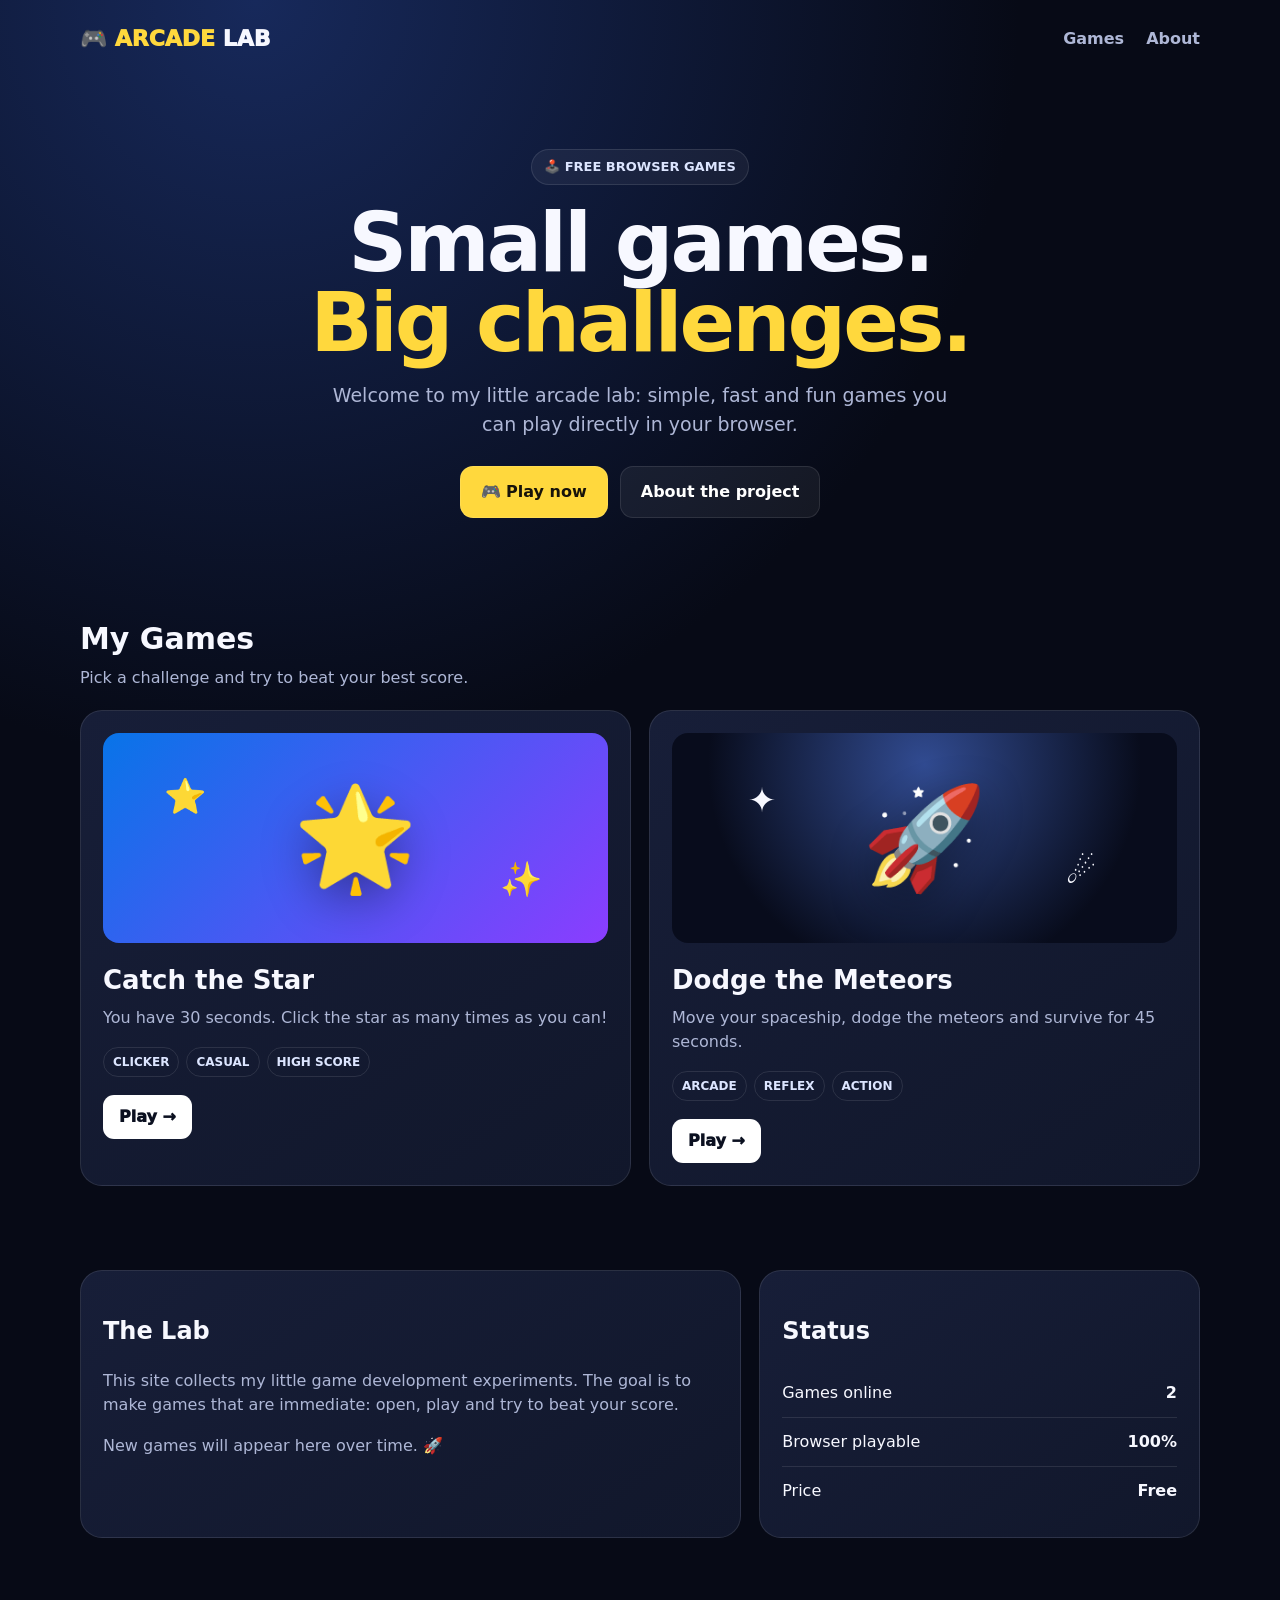
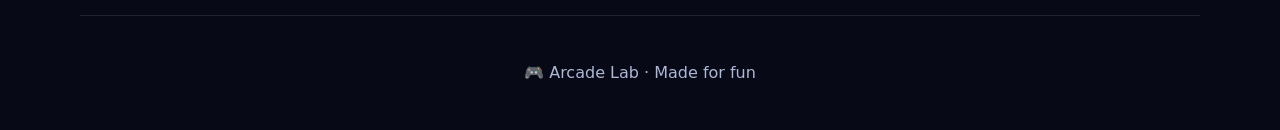
<file: site/index.html>
<!doctype html>
<html lang="en">
<head>
<meta charset="utf-8">
<meta name="viewport" content="width=device-width,initial-scale=1">
<meta name="description" content="Arcade Lab — free browser games.">
<title>Arcade Lab — Browser Games</title>
<style>
:root{--bg:#070a16;--panel:#11172b;--panel2:#171e38;--text:#f7f8ff;--muted:#aeb7d6;--yellow:#ffd83d;--line:rgba(255,255,255,.1)}
*{box-sizing:border-box}html{scroll-behavior:smooth}body{margin:0;background:radial-gradient(circle at 20% 0%,#17295b 0,#070a16 38%),var(--bg);color:var(--text);font-family:Inter,system-ui,-apple-system,Segoe UI,sans-serif;line-height:1.5}.container{width:min(1120px,92vw);margin:auto}
nav{display:flex;justify-content:space-between;align-items:center;padding:22px 0}.logo{font-weight:950;font-size:22px}.logo span{color:var(--yellow)}nav a{color:var(--muted);text-decoration:none;margin-left:22px;font-weight:700}nav a:hover{color:#fff}
.hero{padding:72px 0 56px;text-align:center}.badge{display:inline-block;padding:7px 12px;border:1px solid var(--line);background:rgba(255,255,255,.05);border-radius:999px;color:#dce5ff;font-weight:800;font-size:13px}.hero h1{font-size:clamp(42px,8vw,82px);line-height:.98;margin:18px auto;max-width:850px;letter-spacing:-3px}.hero h1 span{color:var(--yellow)}.hero p{max-width:650px;margin:0 auto;color:var(--muted);font-size:19px}.hero-actions{margin-top:28px;display:flex;gap:12px;justify-content:center;flex-wrap:wrap}.btn{display:inline-block;text-decoration:none;padding:13px 20px;border-radius:13px;font-weight:900;border:1px solid var(--line)}.primary{background:var(--yellow);color:#17130a}.secondary{color:#fff;background:rgba(255,255,255,.06)}
section{padding:42px 0}.section-head{margin-bottom:20px}.section-head h2{margin:0;font-size:30px}.section-head p{margin:5px 0 0;color:var(--muted)}.games{display:grid;grid-template-columns:repeat(2,minmax(0,1fr));gap:18px}.card{background:linear-gradient(145deg,var(--panel2),var(--panel));border:1px solid var(--line);border-radius:22px;padding:22px;overflow:hidden}.art{height:210px;border-radius:16px;display:flex;align-items:center;justify-content:center;position:relative;overflow:hidden;margin-bottom:18px}.starart{background:radial-gradient(circle,#ffe96b 0 7%,transparent 8%),linear-gradient(135deg,#0874e8,#8b3dff)}.rocketart{background:radial-gradient(circle at 50% 15%,#314b91,#080c1c 70%)}.art .emoji{font-size:100px;filter:drop-shadow(0 15px 22px rgba(0,0,0,.35))}.art .small{position:absolute;font-size:34px}.card h3{font-size:26px;margin:0 0 6px}.card p{color:var(--muted);margin:0 0 17px}.tags{display:flex;gap:7px;flex-wrap:wrap;margin-bottom:18px}.tag{font-size:12px;font-weight:800;color:#dce5ff;border:1px solid var(--line);padding:5px 9px;border-radius:999px}.play{display:inline-block;text-decoration:none;background:#fff;color:#0b1020;padding:10px 16px;border-radius:11px;font-weight:950}.about{display:grid;grid-template-columns:1.2fr .8fr;gap:18px}.about .card{height:100%}.stat{display:flex;justify-content:space-between;border-bottom:1px solid var(--line);padding:12px 0}.stat:last-child{border:0}.muted{color:var(--muted)}footer{padding:45px 0;color:var(--muted);text-align:center;border-top:1px solid var(--line);margin-top:35px}
@media(max-width:720px){nav{padding:17px 0}nav div:last-child{display:none}.hero{padding-top:48px}.games,.about{grid-template-columns:1fr}.art{height:180px}.hero h1{letter-spacing:-2px}}
</style>
</head>
<body>
<div class="container">
<nav><div class="logo">🎮 <span>ARCADE</span> LAB</div><div><a href="#games">Games</a><a href="#about">About</a></div></nav>
<header class="hero"><div class="badge">🕹️ FREE BROWSER GAMES</div><h1>Small games.<br><span>Big challenges.</span></h1><p>Welcome to my little arcade lab: simple, fast and fun games you can play directly in your browser.</p><div class="hero-actions"><a class="btn primary" href="#games">🎮 Play now</a><a class="btn secondary" href="#about">About the project</a></div></header>
<section id="games"><div class="section-head"><h2>My Games</h2><p>Pick a challenge and try to beat your best score.</p></div><div class="games">
<article class="card"><div class="art starart"><span class="small" style="left:12%;top:18%">⭐</span><span class="emoji">🌟</span><span class="small" style="right:13%;bottom:18%">✨</span></div><h3>Catch the Star</h3><p>You have 30 seconds. Click the star as many times as you can!</p><div class="tags"><span class="tag">CLICKER</span><span class="tag">CASUAL</span><span class="tag">HIGH SCORE</span></div><a class="play" href="game.html">Play →</a></article>
<article class="card"><div class="art rocketart"><span class="small" style="left:15%;top:20%">✦</span><span class="emoji">🚀</span><span class="small" style="right:16%;bottom:22%">☄️</span></div><h3>Dodge the Meteors</h3><p>Move your spaceship, dodge the meteors and survive for 45 seconds.</p><div class="tags"><span class="tag">ARCADE</span><span class="tag">REFLEX</span><span class="tag">ACTION</span></div><a class="play" href="meteoriti.html">Play →</a></article>
</div></section>
<section id="about"><div class="about"><div class="card"><h2>The Lab</h2><p class="muted">This site collects my little game development experiments. The goal is to make games that are immediate: open, play and try to beat your score.</p><p class="muted">New games will appear here over time. 🚀</p></div><div class="card"><h2>Status</h2><div class="stat"><span>Games online</span><b>2</b></div><div class="stat"><span>Browser playable</span><b>100%</b></div><div class="stat"><span>Price</span><b>Free</b></div></div></div></section>
<footer>🎮 Arcade Lab · Made for fun</footer>
</div>
</body></html>
</file>
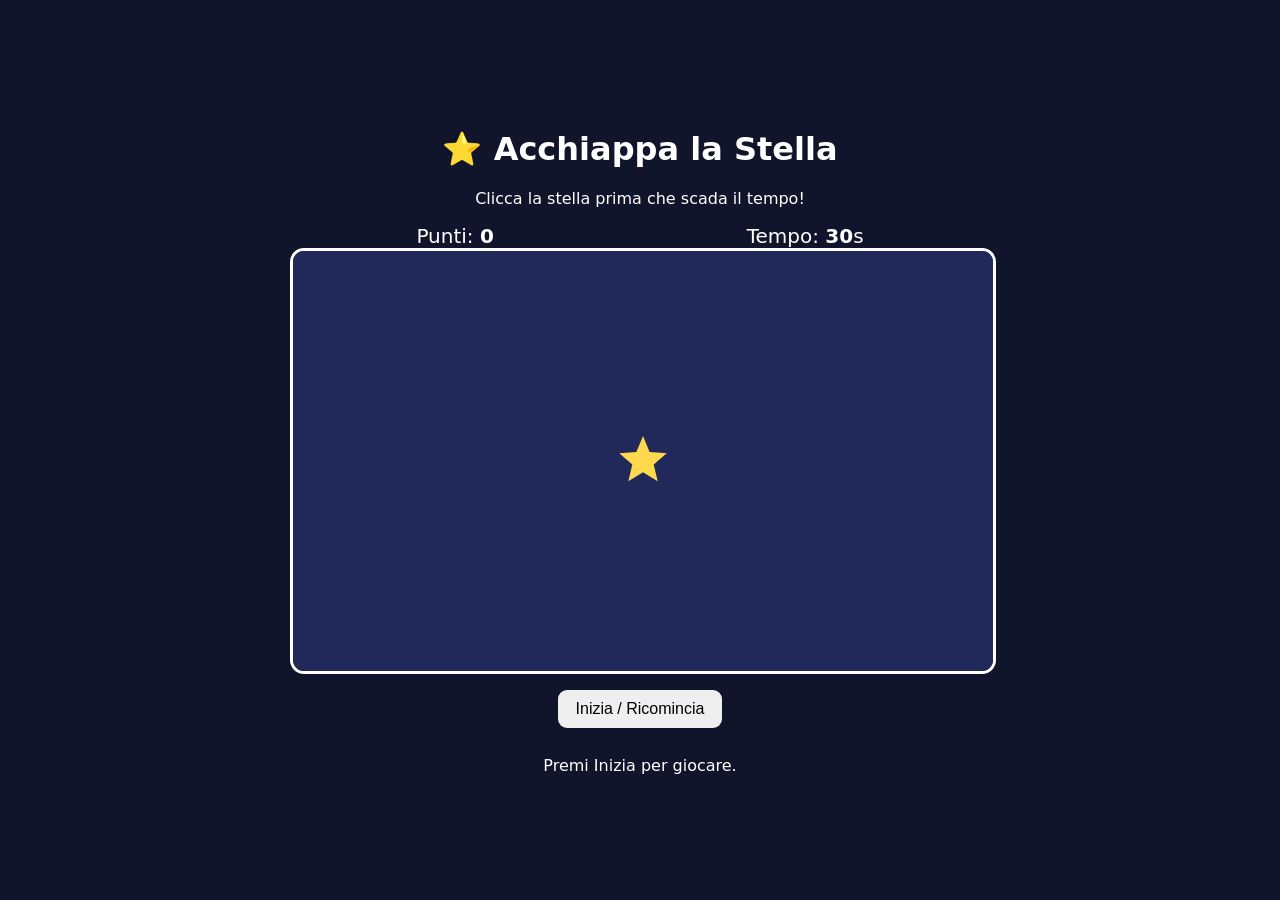
<file: game.html>
<!doctype html>
<html lang="it"><head><meta charset="utf-8"><meta name="viewport" content="width=device-width,initial-scale=1"><title>Acchiappa la Stella</title><style>body{margin:0;font-family:system-ui,sans-serif;background:#10152b;color:#fff;display:grid;place-items:center;min-height:100vh}main{text-align:center;width:min(92vw,700px)}canvas{width:100%;border:3px solid #fff;border-radius:14px;background:#182044;cursor:crosshair}.stats{display:flex;justify-content:space-around;font-size:20px}button{margin:12px;padding:10px 18px;border:0;border-radius:9px;font-size:16px}</style></head><body><main><h1>⭐ Acchiappa la Stella</h1><p>Clicca la stella prima che scada il tempo!</p><div class="stats"><span>Punti: <b id="score">0</b></span><span>Tempo: <b id="time">30</b>s</span></div><canvas id="game" width="700" height="420"></canvas><br><button id="start">Inizia / Ricomincia</button><p id="msg">Premi Inizia per giocare.</p></main><script>const c=document.querySelector('#game'),x=c.getContext('2d');let score=0,time=30,star={x:350,y:210,r:25},timer,running=false;function place(){star.x=35+Math.random()*(c.width-70);star.y=35+Math.random()*(c.height-70)}function draw(){x.clearRect(0,0,c.width,c.height);x.fillStyle='#20295a';x.fillRect(0,0,c.width,c.height);x.fillStyle='#ffd84d';x.beginPath();for(let i=0;i<10;i++){let a=-Math.PI/2+i*Math.PI/5,r=i%2?star.r*.45:star.r;x.lineTo(star.x+Math.cos(a)*r,star.y+Math.sin(a)*r)}x.closePath();x.fill()}function update(){scoreEl.textContent=score;timeEl.textContent=time}const scoreEl=document.querySelector('#score'),timeEl=document.querySelector('#time');function end(){running=false;clearInterval(timer);document.querySelector('#msg').textContent=`Fine! Hai fatto ${score} punti.`}c.onclick=e=>{if(!running)return;let r=c.getBoundingClientRect(),mx=(e.clientX-r.left)*c.width/r.width,my=(e.clientY-r.top)*c.height/r.height;if(Math.hypot(mx-star.x,my-star.y)<=star.r){score++;place();draw();update()}};document.querySelector('#start').onclick=()=>{score=0;time=30;running=true;place();update();document.querySelector('#msg').textContent='Vai!';draw();clearInterval(timer);timer=setInterval(()=>{time--;update();if(time<=0)end()},1000)};draw();</script></body></html>
</file>
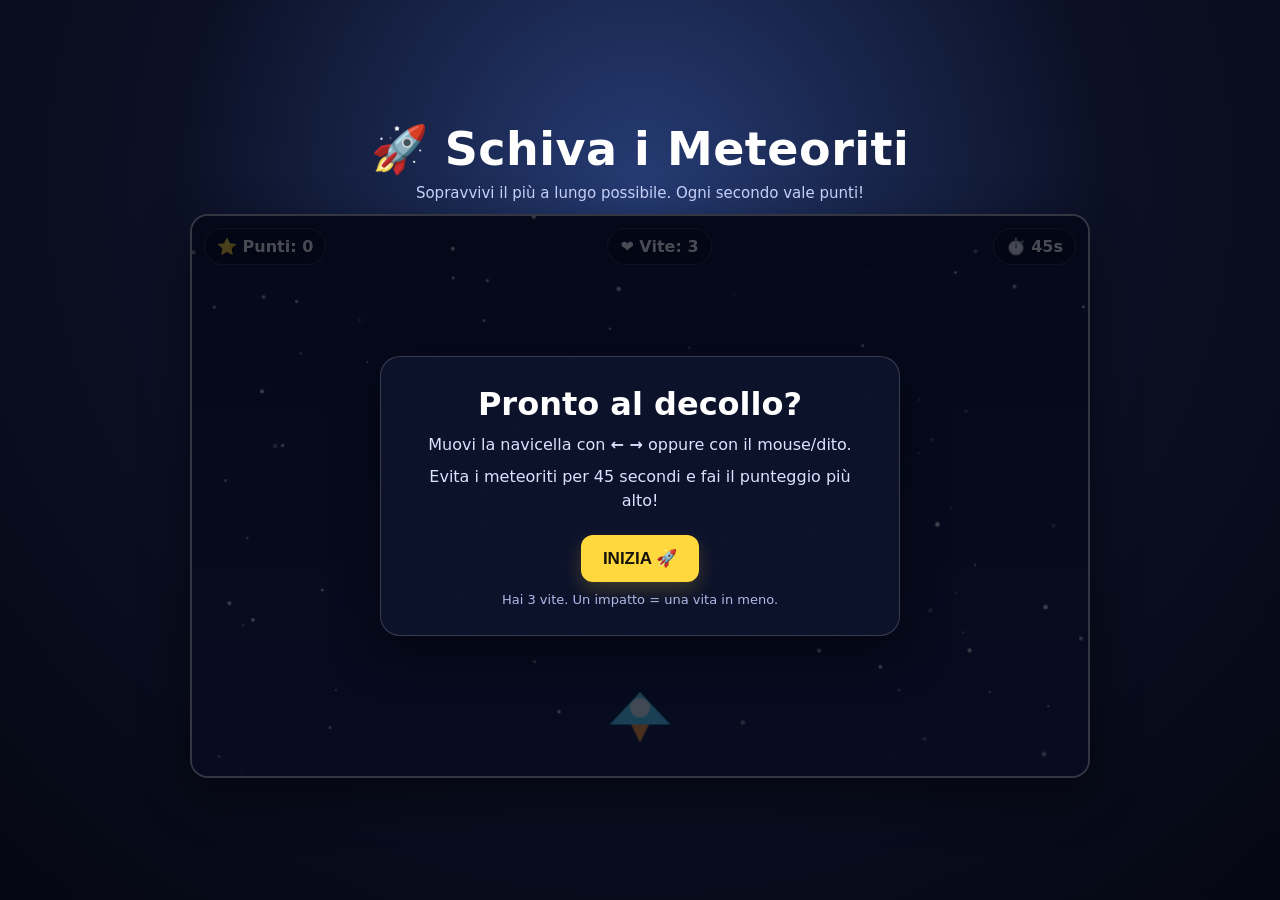
<file: meteoriti.html>
<!doctype html>
<html lang="it">
<head>
<meta charset="utf-8">
<meta name="viewport" content="width=device-width,initial-scale=1">
<title>Schiva i Meteoriti</title>
<style>
  *{box-sizing:border-box}
  body{margin:0;min-height:100vh;display:flex;align-items:center;justify-content:center;background:radial-gradient(circle at 50% 20%,#263b73 0,#0b1025 48%,#050712 100%);font-family:system-ui,-apple-system,Segoe UI,sans-serif;color:#fff;overflow:hidden}
  .wrap{width:min(94vw,900px);text-align:center}
  h1{margin:0 0 8px;font-size:clamp(28px,5vw,46px);letter-spacing:.5px}
  .sub{margin:0 0 12px;color:#cbd5ff;font-size:15px}
  .gamebox{position:relative;border:2px solid rgba(255,255,255,.18);border-radius:18px;overflow:hidden;box-shadow:0 18px 50px rgba(0,0,0,.45);background:#070b18}
  canvas{display:block;width:100%;height:auto;touch-action:none;cursor:crosshair}
  .hud{position:absolute;top:12px;left:12px;right:12px;display:flex;justify-content:space-between;pointer-events:none;font-weight:800;text-shadow:0 2px 5px #000}
  .pill{padding:8px 12px;border-radius:999px;background:rgba(4,7,18,.55);border:1px solid rgba(255,255,255,.16);backdrop-filter:blur(5px)}
  .overlay{position:absolute;inset:0;display:flex;align-items:center;justify-content:center;background:rgba(3,6,18,.72);padding:20px}
  .card{max-width:520px;background:rgba(13,19,45,.95);border:1px solid rgba(255,255,255,.18);border-radius:20px;padding:28px;box-shadow:0 15px 45px rgba(0,0,0,.5)}
  .card h2{margin:0 0 10px;font-size:32px}
  .card p{margin:8px 0;color:#dbe2ff;line-height:1.5}
  button{border:0;border-radius:12px;padding:13px 22px;margin-top:14px;background:#ffd83d;color:#17130a;font-size:17px;font-weight:900;cursor:pointer;box-shadow:0 8px 18px rgba(255,216,61,.2)}
  button:hover{transform:translateY(-1px)}
  .hint{margin-top:10px;color:#aeb9e8;font-size:13px}
</style>
</head>
<body>
<div class="wrap">
  <h1>🚀 Schiva i Meteoriti</h1>
  <p class="sub">Sopravvivi il più a lungo possibile. Ogni secondo vale punti!</p>
  <div class="gamebox">
    <canvas id="game" width="800" height="500" aria-label="Gioco Schiva i Meteoriti"></canvas>
    <div class="hud">
      <div class="pill">⭐ Punti: <span id="score">0</span></div>
      <div class="pill">❤️ Vite: <span id="lives">3</span></div>
      <div class="pill">⏱️ <span id="time">45</span>s</div>
    </div>
    <div class="overlay" id="overlay">
      <div class="card">
        <h2>Pronto al decollo?</h2>
        <p>Muovi la navicella con <b>← →</b> oppure con il mouse/dito.</p>
        <p>Evita i meteoriti per 45 secondi e fai il punteggio più alto!</p>
        <button id="start">INIZIA 🚀</button>
        <div class="hint">Hai 3 vite. Un impatto = una vita in meno.</div>
      </div>
    </div>
  </div>
</div>
<script>
(() => {
  const c=document.getElementById('game'),ctx=c.getContext('2d');
  const W=c.width,H=c.height;
  const scoreEl=document.getElementById('score'), livesEl=document.getElementById('lives'), timeEl=document.getElementById('time');
  const overlay=document.getElementById('overlay'), startBtn=document.getElementById('start');
  let ship,rocks,stars,score,lives,timeLeft,running,last,spawnTimer,keys={},pointerX=null,invuln=0;

  function reset(){
    ship={x:W/2,y:H-58,w:54,h:28,speed:7}; rocks=[]; score=0; lives=3; timeLeft=45; spawnTimer=0; invuln=0;
    stars=Array.from({length:95},()=>({x:Math.random()*W,y:Math.random()*H,r:Math.random()*1.8+.3,a:Math.random()*.8+.2}));
    updateHud();
  }
  function updateHud(){scoreEl.textContent=Math.floor(score);livesEl.textContent=lives;timeEl.textContent=Math.ceil(timeLeft)}
  function start(){reset();running=true;overlay.style.display='none';last=performance.now();requestAnimationFrame(loop)}
  function end(win){running=false;overlay.style.display='flex';overlay.querySelector('h2').textContent=win?'Missione compiuta! 🎉':'Meteorite colpito! 💥';overlay.querySelector('p').innerHTML=`Punteggio finale: <b>${Math.floor(score)}</b>`;overlay.querySelectorAll('p')[1].textContent=win?'Hai resistito per 45 secondi!':'Prova a battere il tuo record.';startBtn.textContent='GIOCA ANCORA 🚀'}
  function spawn(){
    const r=12+Math.random()*20;
    rocks.push({x:r+Math.random()*(W-r*2),y:-r,r,vy:2.3+Math.random()*2.4+Math.min(score/900,2),vx:(Math.random()-.5)*1.1,rot:Math.random()*6.28,spin:(Math.random()-.5)*.08});
  }
  function hit(a,b){return Math.abs(a.x-b.x)<a.w/2+b.r*.72 && Math.abs(a.y-b.y)<a.h/2+b.r*.72}
  function drawShip(){
    ctx.save();ctx.translate(ship.x,ship.y);ctx.globalAlpha=invuln>0 && Math.floor(invuln*12)%2?0.35:1;
    ctx.fillStyle='#54d7ff';ctx.beginPath();ctx.moveTo(-ship.w/2,12);ctx.lineTo(0,-17);ctx.lineTo(ship.w/2,12);ctx.closePath();ctx.fill();
    ctx.fillStyle='#dff8ff';ctx.beginPath();ctx.arc(0,-3,9,0,Math.PI*2);ctx.fill();
    ctx.fillStyle='#ff9d3d';ctx.beginPath();ctx.moveTo(-8,12);ctx.lineTo(0,28);ctx.lineTo(8,12);ctx.closePath();ctx.fill();ctx.restore();
  }
  function drawRock(r){
    ctx.save();ctx.translate(r.x,r.y);ctx.rotate(r.rot);ctx.fillStyle='#9b765c';ctx.beginPath();
    for(let i=0;i<9;i++){const a=i*Math.PI*2/9,rr=r.r*(.78+Math.random()*.35);ctx.lineTo(Math.cos(a)*rr,Math.sin(a)*rr)}ctx.closePath();ctx.fill();
    ctx.fillStyle='rgba(60,35,25,.35)';ctx.beginPath();ctx.arc(-r.r*.25,-r.r*.15,r.r*.2,0,7);ctx.arc(r.r*.25,r.r*.2,r.r*.14,0,7);ctx.fill();ctx.restore();
  }
  function draw(){
    const g=ctx.createLinearGradient(0,0,0,H);g.addColorStop(0,'#0a1230');g.addColorStop(1,'#121d45');ctx.fillStyle=g;ctx.fillRect(0,0,W,H);
    for(const s of stars){ctx.globalAlpha=s.a;ctx.fillStyle='#fff';ctx.beginPath();ctx.arc(s.x,s.y,s.r,0,7);ctx.fill()}ctx.globalAlpha=1;
    for(const r of rocks)drawRock(r);drawShip();
  }
  function loop(now){
    if(!running)return; const dt=Math.min((now-last)/1000,.033);last=now;
    timeLeft-=dt;score+=dt*12;spawnTimer-=dt;invuln=Math.max(0,invuln-dt);
    if(keys.ArrowLeft)ship.x-=ship.speed; if(keys.ArrowRight)ship.x+=ship.speed;
    if(pointerX!==null)ship.x += (pointerX-ship.x)*Math.min(1,dt*8);
    ship.x=Math.max(ship.w/2,Math.min(W-ship.w/2,ship.x));
    if(spawnTimer<=0){spawn();spawnTimer=Math.max(.18,.58-score/1500)}
    for(const r of rocks){r.y+=r.vy;r.x+=r.vx;r.rot+=r.spin}
    for(let i=rocks.length-1;i>=0;i--){const r=rocks[i];if(r.y>H+r.r){rocks.splice(i,1);score+=2;continue}if(invuln<=0&&hit(ship,r)){rocks.splice(i,1);lives--;invuln=1.1;if(lives<=0){draw();updateHud();end(false);return}}}
    updateHud();draw();
    if(timeLeft<=0){timeLeft=0;score+=100;draw();updateHud();end(true);return}
    requestAnimationFrame(loop);
  }
  addEventListener('keydown',e=>{keys[e.key]=true;if(['ArrowLeft','ArrowRight',' '].includes(e.key))e.preventDefault()});
  addEventListener('keyup',e=>keys[e.key]=false);
  c.addEventListener('pointermove',e=>{const r=c.getBoundingClientRect();pointerX=(e.clientX-r.left)/r.width*W});
  c.addEventListener('pointerleave',()=>pointerX=null);
  c.addEventListener('pointerdown',e=>{const r=c.getBoundingClientRect();pointerX=(e.clientX-r.left)/r.width*W});
  startBtn.addEventListener('click',start);reset();draw();
})();
</script>
</body>
</html>
</file>
